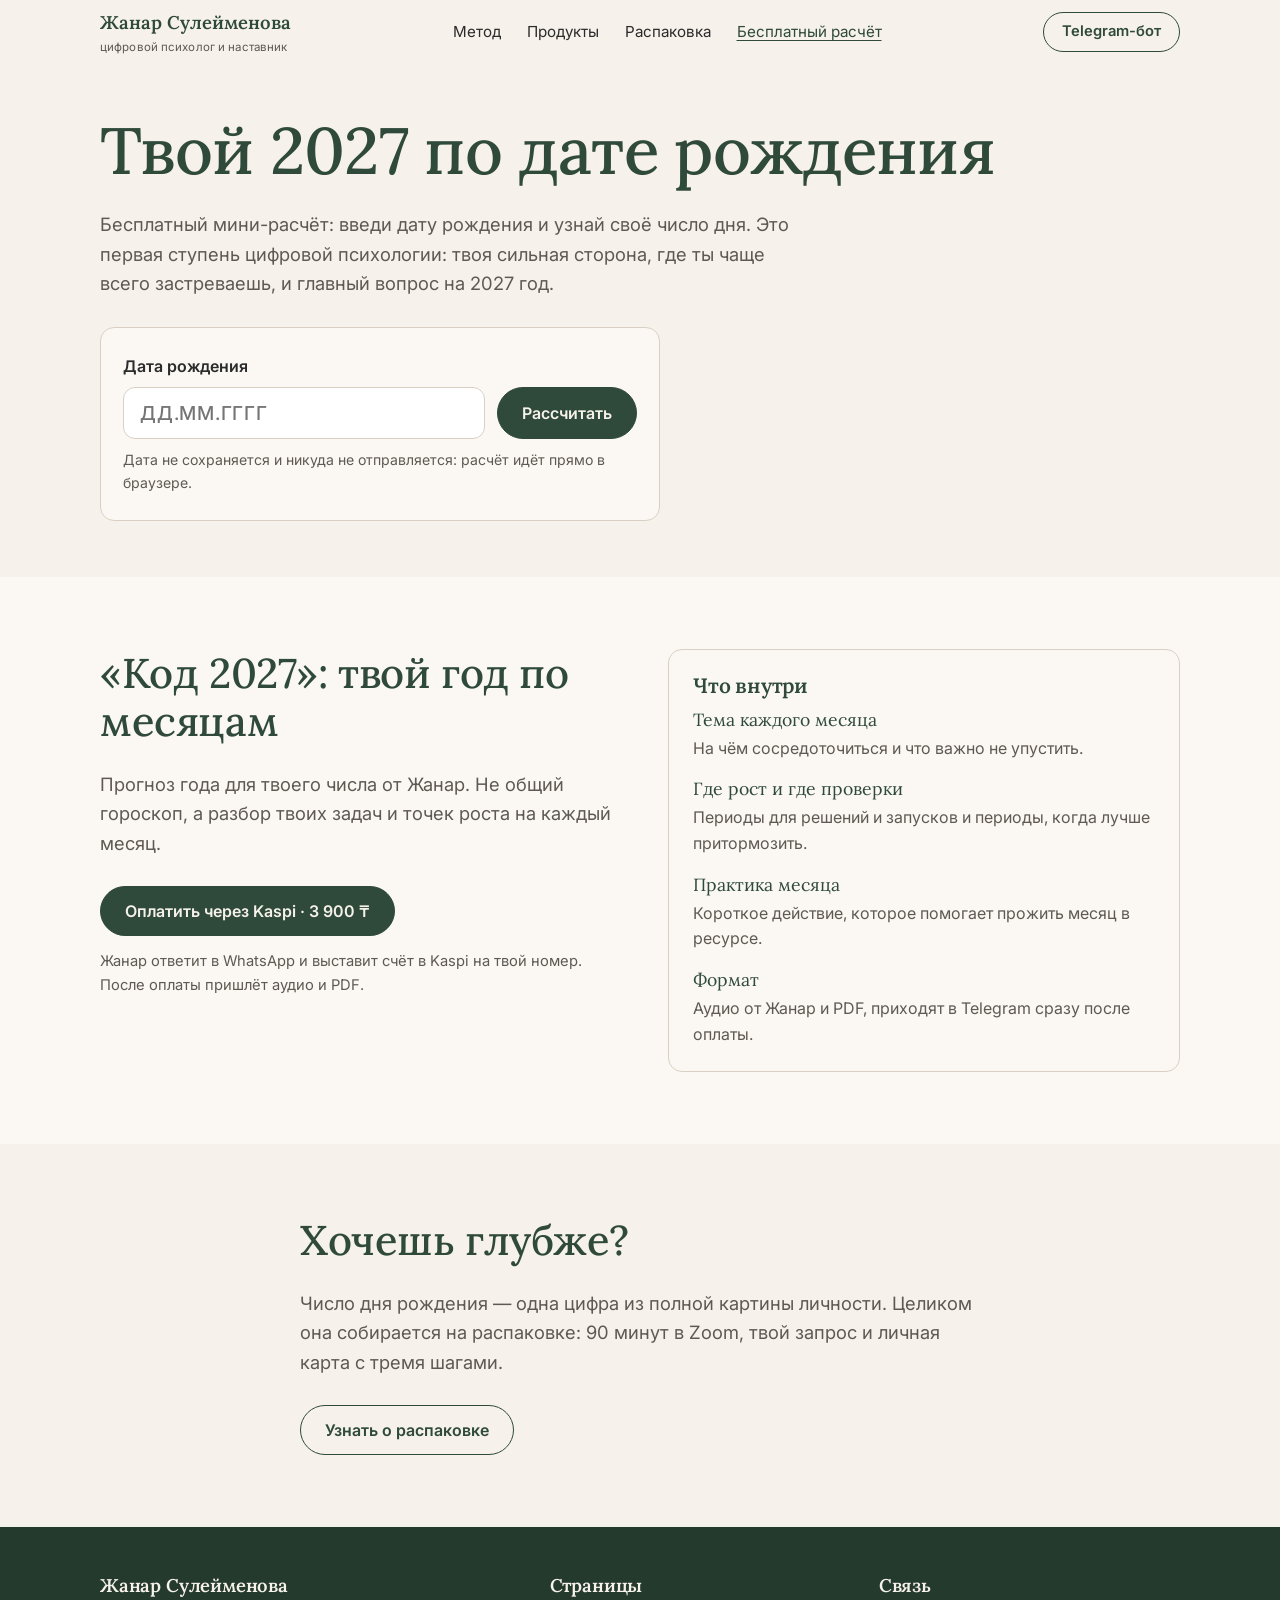
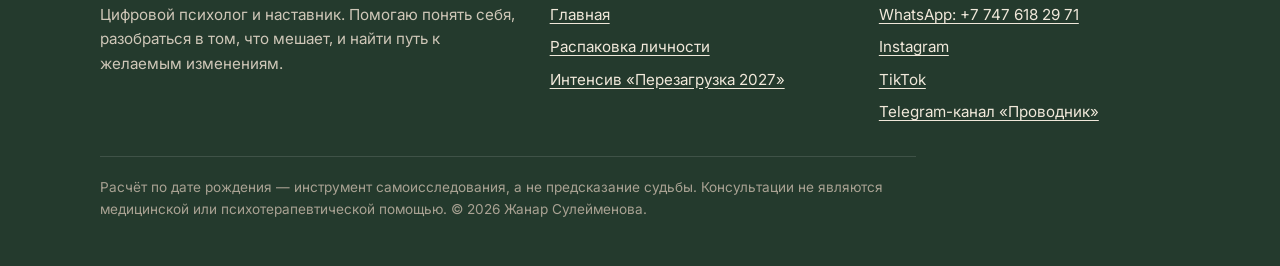
<file: kod-2027.html>
<!doctype html>
<html lang="ru">
<head>
  <meta charset="utf-8">
  <meta name="viewport" content="width=device-width, initial-scale=1">
  <title>Твой 2027 по дате рождения — бесплатный расчёт · Жанар Сулейменова</title>
  <meta name="description" content="Бесплатный мини-расчёт: введи дату рождения и узнай своё число дня, сильную сторону и главный вопрос на 2027 год.">
  <meta property="og:type" content="website">
  <meta property="og:title" content="Твой 2027 по дате рождения: бесплатный расчёт">
  <meta property="og:description" content="Число дня рождения, твоя сила и главный вопрос на 2027 год. Расчёт идёт прямо в браузере.">
  <meta property="og:locale" content="ru_RU">
  <meta name="theme-color" content="#2F4A3A">
  <link rel="icon" href="assets/favicon.svg" type="image/svg+xml">
  <link rel="preconnect" href="https://fonts.googleapis.com">
  <link rel="preconnect" href="https://fonts.gstatic.com" crossorigin>
  <link href="https://fonts.googleapis.com/css2?family=Inter:wght@400;500;600&family=Lora:ital,wght@0,400;0,500;0,600;1,400&display=swap" rel="stylesheet">
  <link rel="stylesheet" href="assets/style.css">
</head>
<body>

<header class="site-header">
  <div class="wrap">
    <a class="brand" href="index.html">Жанар Сулейменова<small>цифровой психолог и наставник</small></a>
    <nav class="nav" aria-label="Основное меню">
      <a href="index.html#method">Метод</a>
      <a href="index.html#products">Продукты</a>
      <a href="razpakovka.html">Распаковка</a>
      <a href="kod-2027.html" aria-current="page">Бесплатный расчёт</a>
    </nav>
    <a class="btn btn--ghost btn--small" data-bot="site_calc">Telegram-бот</a>
  </div>
</header>

<main>

  <!-- Тексты чисел 1–9 — ЧЕРНОВИК, утверждает Жанар (assets/app.js, объект NUMBERS). -->
  <section class="offer-hero">
    <div class="wrap">
      <h1>Твой 2027 по дате рождения</h1>
      <p class="lead" style="margin-top:22px">Бесплатный мини-расчёт: введи дату рождения и узнай своё число дня. Это первая ступень цифровой психологии: твоя сильная сторона, где ты чаще всего застреваешь, и главный вопрос на 2027 год.</p>

      <form class="calc" id="calc-form" novalidate>
        <label for="birth">Дата рождения</label>
        <div class="row">
          <input id="birth" name="birth" type="text" inputmode="numeric" autocomplete="bday" placeholder="ДД.ММ.ГГГГ" maxlength="10" aria-describedby="calc-hint calc-error">
          <button class="btn btn--primary" type="submit">Рассчитать</button>
        </div>
        <p class="hint" id="calc-hint">Дата не сохраняется и никуда не отправляется: расчёт идёт прямо в браузере.</p>
        <p class="error" id="calc-error" role="alert" hidden></p>
      </form>

      <div class="result" id="result" aria-live="polite">
        <div class="result-head">
          <div class="result-num" id="r-num">1</div>
          <div>
            <div class="result-title" id="r-name">Лидер</div>
            <div class="result-calc" id="r-calc"></div>
          </div>
        </div>
        <dl>
          <div><dt>Твоя сила</dt><dd id="r-power"></dd></div>
          <div><dt>Где ты застреваешь</dt><dd id="r-stuck"></dd></div>
          <div><dt>Вопрос на 2027 год</dt><dd id="r-q"></dd></div>
        </dl>
        <p class="next">Это короткая версия. Полную расшифровку твоего числа и аудио от Жанар пришлёт бот в Telegram.</p>
        <div class="actions">
          <a class="btn btn--primary" id="r-bot" href="https://t.me/provodnik_zhanar_bot?start=site_calc" target="_blank" rel="noopener">Получить полный разбор в Telegram</a>
          <a class="btn btn--ghost" data-wa="Здравствуйте, Жанар! Хочу «Код 2027» за 3 900 ₸. Мой номер Kaspi: ">«Код 2027» за 3 900 ₸</a>
        </div>
      </div>
    </div>
  </section>

  <section class="section section--paper" aria-labelledby="kod-title">
    <div class="wrap split">
      <div>
        <h2 id="kod-title">«Код 2027»: твой год по месяцам</h2>
        <p class="lead">Прогноз года для твоего числа от Жанар. Не общий гороскоп, а разбор твоих задач и точек роста на каждый месяц.</p>
        <div class="actions">
          <a class="btn btn--primary" data-wa="Здравствуйте, Жанар! Хочу «Код 2027» за 3 900 ₸. Мой номер Kaspi: ">Оплатить через Kaspi · 3 900 ₸</a>
        </div>
        <p class="hint" style="margin-top:14px;color:var(--ink-soft);font-size:.92rem">Жанар ответит в WhatsApp и выставит счёт в Kaspi на твой номер. После оплаты пришлёт аудио и PDF.</p>
      </div>
      <div class="map-card">
        <h3>Что внутри</h3>
        <dl>
          <div><dt>Тема каждого месяца</dt><dd>На чём сосредоточиться и что важно не упустить.</dd></div>
          <div><dt>Где рост и где проверки</dt><dd>Периоды для решений и запусков и периоды, когда лучше притормозить.</dd></div>
          <div><dt>Практика месяца</dt><dd>Короткое действие, которое помогает прожить месяц в ресурсе.</dd></div>
          <div><dt>Формат</dt><dd>Аудио от Жанар и PDF, приходят в Telegram сразу после оплаты.</dd></div>
        </dl>
      </div>
    </div>
  </section>

  <section class="section" aria-labelledby="deeper-title">
    <div class="wrap narrow">
      <h2 id="deeper-title">Хочешь глубже?</h2>
      <p class="lead">Число дня рождения — одна цифра из полной картины личности. Целиком она собирается на распаковке: 90 минут в Zoom, твой запрос и личная карта с тремя шагами.</p>
      <div class="actions">
        <a class="btn btn--ghost" href="razpakovka.html">Узнать о распаковке</a>
      </div>
    </div>
  </section>

</main>

<footer class="site-footer">
  <div class="wrap">
    <div class="footer-grid">
      <div>
        <h3>Жанар Сулейменова</h3>
        <p>Цифровой психолог и наставник. Помогаю понять себя, разобраться в том, что мешает, и найти путь к желаемым изменениям.</p>
      </div>
      <div>
        <h3>Страницы</h3>
        <ul class="footer-links">
          <li><a href="index.html">Главная</a></li>
          <li><a href="razpakovka.html">Распаковка личности</a></li>
          <li><a href="intensiv.html">Интенсив «Перезагрузка 2027»</a></li>
        </ul>
      </div>
      <div>
        <h3>Связь</h3>
        <ul class="footer-links">
          <li><a data-wa="Здравствуйте, Жанар! Пишу с сайта.">WhatsApp: +7 747 618 29 71</a></li>
          <li><a href="https://www.instagram.com/pro.zhanar.suleimenova/" target="_blank" rel="noopener">Instagram</a></li>
          <li><a href="https://www.tiktok.com/@sanacenter8" target="_blank" rel="noopener">TikTok</a></li>
          <li><a href="https://t.me/+rRbYb-FqpjgyZWMy" target="_blank" rel="noopener">Telegram-канал «Проводник»</a></li>
        </ul>
      </div>
    </div>
    <p class="disclaimer">Расчёт по дате рождения — инструмент самоисследования, а не предсказание судьбы. Консультации не являются медицинской или психотерапевтической помощью. © <span data-year>2026</span> Жанар Сулейменова.</p>
  </div>
</footer>

<script src="assets/app.js"></script>
</body>
</html>
</file>
<file: assets/style.css>
/* Жанар Сулейменова · «Переход» — стили сайта */
:root {
  --cream: #F6F1EA;
  --paper: #FBF8F3;
  --ink: #2B2B2B;
  --ink-soft: #5E5A53;
  --forest: #2F4A3A;
  --forest-deep: #243A2D;
  --gold: #C9A25B;
  --gold-soft: #E7D3A8;
  --sage: #E3E8DF;
  --line: #D9D0C3;
  --serif: 'Lora', Georgia, 'Times New Roman', serif;
  --sans: 'Inter', -apple-system, 'Segoe UI', Roboto, Arial, sans-serif;
  --wrap: 1120px;
  --gutter: 20px;
  --radius: 14px;
}

*, *::before, *::after { box-sizing: border-box; }
html { -webkit-text-size-adjust: 100%; scroll-behavior: smooth; }
body {
  margin: 0;
  background: var(--cream);
  color: var(--ink);
  font-family: var(--sans);
  font-size: 16px;
  line-height: 1.6;
  overflow-x: hidden;
}
img { max-width: 100%; display: block; }
figure { margin: 0; }
a { color: var(--forest); text-underline-offset: 3px; }
a:hover { color: var(--forest-deep); }
:focus-visible { outline: 2px solid var(--gold); outline-offset: 3px; border-radius: 4px; }

h1, h2, h3 { font-family: var(--serif); font-weight: 500; color: var(--forest); margin: 0; line-height: 1.15; letter-spacing: -0.01em; }
h1 { font-size: clamp(2.2rem, 7.5vw, 4.1rem); }
h2 { font-size: clamp(1.75rem, 4.6vw, 2.6rem); margin-bottom: 0.6em; }
h3 { font-size: 1.3rem; font-weight: 600; margin-bottom: 0.35em; }
p { margin: 0 0 1em; }
.lead { font-size: 1.15rem; color: var(--ink-soft); max-width: 38em; }

.wrap { width: 100%; max-width: var(--wrap); margin: 0 auto; padding: 0 var(--gutter); }
.section { padding: 72px 0; }
.section--sage { background: var(--sage); }
.section--paper { background: var(--paper); }
.section--forest { background: var(--forest); color: #EDE6DA; }
.section--forest h2, .section--forest h3 { color: #F6F1EA; }
.section--forest a { color: var(--gold-soft); }
.section--forest .btn--gold { color: #1F2A22; }
.section--forest .btn--primary { color: #F6F1EA; }
.narrow { max-width: 720px; }

/* Шапка */
.site-header { position: sticky; top: 0; z-index: 20; background: rgba(246, 241, 234, 0.94); backdrop-filter: blur(6px); border-bottom: 1px solid transparent; transition: border-color .2s; }
.site-header.is-scrolled { border-bottom-color: var(--line); }
.site-header .wrap { display: flex; align-items: center; justify-content: space-between; gap: 16px; height: 64px; }
.brand { font-family: var(--serif); font-size: 1.15rem; color: var(--forest); text-decoration: none; font-weight: 600; white-space: nowrap; }
.brand small { display: block; font-family: var(--sans); font-size: 0.72rem; font-weight: 400; color: var(--ink-soft); letter-spacing: 0.01em; }
.nav { display: none; gap: 26px; font-size: 0.95rem; }
.nav a { color: var(--ink); text-decoration: none; }
.nav a:hover, .nav a[aria-current="page"] { color: var(--forest); text-decoration: underline; }
@media (min-width: 900px) { .nav { display: flex; } }

/* Кнопки */
.btn { display: inline-flex; align-items: center; justify-content: center; gap: 8px; min-height: 50px; padding: 12px 24px; border-radius: 999px; font: 600 1rem/1.2 var(--sans); text-decoration: none; cursor: pointer; border: 1.5px solid var(--forest); transition: background .15s, color .15s; text-align: center; }
.btn--primary { background: var(--forest); color: #F6F1EA; }
.btn--primary:hover { background: var(--forest-deep); color: #fff; }
.btn--ghost { background: transparent; color: var(--forest); }
.btn--ghost:hover { background: var(--forest); color: #F6F1EA; }
.btn--gold { background: var(--gold); border-color: var(--gold); color: #1F2A22; }
.btn--gold:hover { background: #B88F47; border-color: #B88F47; color: #1F2A22; }
.btn--small { min-height: 40px; padding: 8px 18px; font-size: 0.92rem; }
.actions { display: flex; flex-wrap: wrap; gap: 12px; margin-top: 28px; }
.actions .btn { flex: 1 1 220px; }
@media (min-width: 640px) { .actions .btn { flex: 0 0 auto; } }

/* Первый экран */
.hero { position: relative; padding: 48px 0 0; overflow: hidden; }
.hero-grid { display: grid; gap: 36px; align-items: end; }
.hero-text { padding-bottom: 8px; }
.hero h1 { max-width: 12em; }
.hero .lead { margin-top: 22px; }
.hero-question { margin-top: 28px; padding-left: 16px; border-left: 2px solid var(--gold); font-family: var(--serif); font-style: italic; font-size: 1.2rem; color: var(--forest); max-width: 26em; }
.ridge { display: block; width: 100%; height: 56px; margin-top: 36px; }
@media (min-width: 900px) { .ridge { height: 90px; margin-top: 40px; } }
.ridge path { fill: none; stroke: var(--gold); stroke-width: 1.6; vector-effect: non-scaling-stroke; }
.ridge path.ridge-back { stroke: var(--line); }
@media (prefers-reduced-motion: no-preference) {
  .ridge path.ridge-front { stroke-dasharray: 2400; stroke-dashoffset: 2400; animation: draw 2.4s ease-out .2s forwards; }
  @keyframes draw { to { stroke-dashoffset: 0; } }
}
@media (min-width: 900px) {
  .hero { padding-top: 72px; }
  .hero-grid { grid-template-columns: 1.25fr 0.75fr; gap: 56px; }
}

/* Фото и места под фото */
.photo { position: relative; border-radius: var(--radius); overflow: hidden; background: var(--sage); aspect-ratio: 4 / 5; }
.photo img { width: 100%; height: 100%; object-fit: cover; }
.photo.is-empty { background: repeating-linear-gradient(135deg, #E3E8DF 0 14px, #DCE2D7 14px 28px); border: 1px dashed #B9C2B2; }
.photo.is-empty::after { content: attr(data-label); position: absolute; inset: auto 12px 12px 12px; font-size: 0.82rem; color: var(--ink-soft); background: rgba(251, 248, 243, 0.85); padding: 6px 10px; border-radius: 8px; }
.photo--wide { aspect-ratio: 16 / 10; }

/* Узнаёшь себя */
.pains { list-style: none; padding: 0; margin: 28px 0 0; display: grid; gap: 0; }
.pains li { padding: 18px 0; border-top: 1px solid #C8D0C1; font-size: 1.08rem; }
.pains li:last-child { border-bottom: 1px solid #C8D0C1; }
@media (min-width: 900px) { .pains { grid-template-columns: 1fr 1fr; column-gap: 48px; } .pains li:nth-last-child(2) { border-bottom: 1px solid #C8D0C1; } }
.pains-after { margin-top: 28px; font-family: var(--serif); font-size: 1.25rem; color: var(--forest); max-width: 30em; }

/* История */
.story { display: grid; gap: 36px; align-items: start; }
.story-text p { font-size: 1.06rem; }
.facts { list-style: none; padding: 0; margin: 28px 0 0; display: grid; gap: 14px; }
.facts li { display: grid; grid-template-columns: 7.6rem 1fr; gap: 14px; align-items: baseline; }
.facts b { font-family: var(--serif); font-size: 1.55rem; font-weight: 500; color: var(--forest); line-height: 1; }
@media (min-width: 900px) { .story { grid-template-columns: 0.8fr 1.2fr; gap: 64px; } }

/* Метод: путь из 5 этапов */
.path { margin-top: 36px; }
.path-track { display: none; }
.path-steps { list-style: none; padding: 0; margin: 0; counter-reset: step; position: relative; }
.path-steps li { position: relative; padding: 0 0 26px 40px; counter-increment: step; }
.path-steps li::before { content: counter(step); position: absolute; left: 0; top: 0; width: 28px; height: 28px; border-radius: 50%; background: var(--cream); border: 1.5px solid var(--gold); color: var(--forest); font: 600 0.85rem/25px var(--sans); text-align: center; z-index: 1; }
.path-steps li::after { content: ''; position: absolute; left: 13.5px; top: 28px; bottom: 0; width: 1.5px; background: var(--gold-soft); }
.path-steps li:last-child::after { display: none; }
.path-steps h3 { font-size: 1.25rem; margin-bottom: 4px; }
.path-steps p { margin: 0; color: var(--ink-soft); font-size: 0.98rem; }
.path-steps li:last-child::before { background: var(--forest); color: #F6F1EA; border-color: var(--forest); }
@media (min-width: 900px) {
  .path-track { display: block; position: relative; height: 150px; }
  .path-track svg { position: absolute; inset: 0; width: 100%; height: 100%; overflow: visible; }
  .path-track svg path { fill: none; stroke: var(--gold); stroke-width: 1.6; vector-effect: non-scaling-stroke; }
  .path-dot { position: absolute; width: 30px; height: 30px; margin: -15px 0 0 -15px; border-radius: 50%; background: var(--cream); border: 1.5px solid var(--gold); color: var(--forest); font: 600 0.88rem/27px var(--sans); text-align: center; }
  .path-dot--end { background: var(--forest); border-color: var(--forest); color: #F6F1EA; }
  .path-steps { display: grid; grid-template-columns: repeat(5, 1fr); gap: 24px; margin-top: 22px; }
  .path-steps li { padding: 0; text-align: center; }
  .path-steps li::before, .path-steps li::after { display: none; }
}

/* Три формата */
.formats { display: grid; gap: 32px; margin-top: 36px; }
.format { padding-top: 18px; border-top: 2px solid var(--gold); }
.format .tag { font-family: var(--serif); font-style: italic; color: var(--ink-soft); margin-bottom: 10px; }
.format p { margin: 0; }
@media (min-width: 900px) { .formats { grid-template-columns: repeat(3, 1fr); gap: 40px; } }

/* Лестница продуктов */
.ladder { list-style: none; padding: 0; margin: 36px 0 0; border-top: 1px solid var(--line); }
.ladder li { display: grid; grid-template-columns: 1fr; gap: 6px; padding: 22px 0; border-bottom: 1px solid var(--line); }
.ladder .step-name { font-family: var(--serif); font-size: 1.3rem; color: var(--forest); font-weight: 500; }
.ladder .step-desc { color: var(--ink-soft); margin: 0; font-size: 0.98rem; }
.ladder .step-price { font-weight: 600; white-space: nowrap; }
.ladder .step-price small { display: block; font-weight: 400; color: var(--ink-soft); font-size: 0.85rem; white-space: normal; }
.ladder .step-link { margin-top: 6px; font-size: 0.95rem; }
.ladder li.is-flagship { background: var(--forest); color: #EDE6DA; border-radius: var(--radius); padding: 26px 22px; margin: 14px 0; border: 0; }
.ladder li.is-flagship .step-name { color: #F6F1EA; font-size: 1.6rem; }
.ladder li.is-flagship .step-desc, .ladder li.is-flagship small { color: #CFC7B8; }
.ladder li.is-flagship a { color: var(--gold-soft); }
@media (min-width: 760px) {
  .ladder li { grid-template-columns: 1fr 260px; column-gap: 32px; align-items: baseline; }
  .ladder .step-price { text-align: right; }
  .ladder li.is-flagship { padding: 30px 28px; }
}

/* Цитата / тёмный блок */
.quote { font-family: var(--serif); font-size: clamp(1.5rem, 4vw, 2.2rem); line-height: 1.3; color: #F6F1EA; max-width: 22em; margin: 0; }
.quote-by { margin-top: 18px; color: var(--gold-soft); }

/* Отзывы-заглушка */
.reviews-empty { padding: 26px; border: 1px dashed #BDB29F; border-radius: var(--radius); background: var(--paper); max-width: 720px; }

/* Telegram */
.tg { display: grid; gap: 24px; align-items: center; }
@media (min-width: 900px) { .tg { grid-template-columns: 1.3fr 0.7fr; } }

/* FAQ */
.faq { margin-top: 28px; border-top: 1px solid var(--line); }
.faq details { border-bottom: 1px solid var(--line); }
.faq summary { cursor: pointer; list-style: none; padding: 20px 36px 20px 0; position: relative; font-family: var(--serif); font-size: 1.15rem; color: var(--forest); }
.faq summary::-webkit-details-marker { display: none; }
.faq summary::after { content: ''; position: absolute; right: 6px; top: 50%; width: 10px; height: 10px; border-right: 1.5px solid var(--forest); border-bottom: 1.5px solid var(--forest); transform: translateY(-70%) rotate(45deg); transition: transform .2s; }
.faq details[open] summary::after { transform: translateY(-30%) rotate(-135deg); }
.faq details p { margin: 0 0 20px; color: var(--ink-soft); max-width: 44em; }

/* Футер */
.site-footer { background: var(--forest-deep); color: #CFC7B8; padding: 48px 0 32px; font-size: 0.95rem; }
.site-footer a { color: #F0E8DA; }
.footer-grid { display: grid; gap: 28px; }
.footer-grid h3 { color: #F6F1EA; font-size: 1.15rem; }
.footer-links { list-style: none; padding: 0; margin: 0; display: grid; gap: 8px; }
.disclaimer { margin-top: 32px; padding-top: 20px; border-top: 1px solid rgba(255,255,255,.12); font-size: 0.85rem; color: #A9A293; max-width: 60em; }
@media (min-width: 900px) { .footer-grid { grid-template-columns: 1.4fr 1fr 1fr; } }

/* Лендинги: общие блоки */
.offer-hero { padding: 48px 0 56px; }
.offer-hero h1 { max-width: 14em; }
.price-box { margin-top: 30px; display: grid; gap: 4px; padding: 22px 24px; background: var(--paper); border: 1px solid var(--line); border-radius: var(--radius); max-width: 460px; }
.price-box .now { font-family: var(--serif); font-size: 2.3rem; color: var(--forest); line-height: 1.1; }
.price-box .was { color: var(--ink-soft); text-decoration: line-through; }
.price-box .terms { font-size: 0.95rem; color: var(--ink-soft); }
.split { display: grid; gap: 32px; }
@media (min-width: 900px) { .split { grid-template-columns: 1fr 1fr; gap: 56px; align-items: start; } }
.checklist { list-style: none; padding: 0; margin: 0; display: grid; gap: 14px; }
.checklist li { position: relative; padding-left: 30px; }
.checklist li::before { content: ''; position: absolute; left: 2px; top: 0.55em; width: 14px; height: 8px; border-left: 2px solid var(--gold); border-bottom: 2px solid var(--gold); transform: rotate(-45deg); }
.checklist--no li::before { top: 0.8em; width: 14px; height: 0; border-left: 0; border-bottom: 2px solid #A88F84; transform: none; }
.steps { list-style: none; padding: 0; margin: 28px 0 0; counter-reset: s; display: grid; gap: 24px; }
.steps li { counter-increment: s; display: grid; grid-template-columns: 44px 1fr; gap: 14px; }
.steps li::before { content: counter(s); width: 40px; height: 40px; border-radius: 50%; background: var(--forest); color: #F6F1EA; font: 600 1rem/40px var(--sans); text-align: center; }
.steps h3 { font-size: 1.15rem; }
.steps p { margin: 0; color: var(--ink-soft); }
@media (min-width: 900px) { .steps { grid-template-columns: repeat(3, 1fr); } .steps li { grid-template-columns: 1fr; } }
.map-card { background: var(--paper); border: 1px solid var(--line); border-radius: var(--radius); padding: 24px; }
.map-card dl { margin: 0; display: grid; gap: 14px; }
.map-card dt { font-family: var(--serif); font-size: 1.1rem; color: var(--forest); }
.map-card dd { margin: 2px 0 0; color: var(--ink-soft); }
.deadline { display: inline-block; margin-top: 14px; padding: 6px 12px; border-radius: 999px; background: var(--sage); color: var(--forest); font-size: 0.92rem; font-weight: 600; }

/* Мини-расчёт */
.calc { margin-top: 28px; padding: 26px 22px; background: var(--paper); border: 1px solid var(--line); border-radius: var(--radius); max-width: 560px; }
.calc label { display: block; font-weight: 600; margin-bottom: 8px; }
.calc .row { display: flex; flex-wrap: wrap; gap: 12px; }
.calc input { flex: 1 1 200px; min-width: 0; width: 100%; min-height: 52px; padding: 12px 16px; font: 500 1.2rem var(--sans); letter-spacing: 0.04em; border: 1.5px solid var(--line); border-radius: 12px; background: #fff; color: var(--ink); }
.calc input:focus { outline: none; border-color: var(--forest); }
.calc .hint { margin: 10px 0 0; font-size: 0.88rem; color: var(--ink-soft); }
.calc .error { margin: 10px 0 0; color: #9A3B2E; font-size: 0.95rem; }
.result { margin-top: 28px; display: none; scroll-margin-top: 84px; }
.result.is-shown { display: block; }
.result-head { display: flex; align-items: center; gap: 18px; margin-bottom: 18px; }
.result-num { flex: 0 0 auto; width: 76px; height: 76px; border-radius: 50%; background: var(--forest); color: #F6F1EA; font: 500 2.4rem/76px var(--serif); text-align: center; }
.result-title { font-family: var(--serif); font-size: 1.6rem; color: var(--forest); }
.result-calc { color: var(--ink-soft); font-size: 0.95rem; }
.result dl { display: grid; gap: 16px; margin: 0; padding: 22px; background: var(--paper); border: 1px solid var(--line); border-radius: var(--radius); max-width: 640px; }
.result dt { font-weight: 600; color: var(--forest); }
.result dd { margin: 2px 0 0; }
.result .next { margin-top: 18px; max-width: 640px; color: var(--ink-soft); }

/* Интенсив */
.days { list-style: none; padding: 0; margin: 32px 0 0; display: grid; gap: 20px; }
.days li { padding: 22px; border-radius: var(--radius); background: var(--paper); border: 1px solid var(--line); }
.days .when { font-size: 0.92rem; color: var(--ink-soft); margin-bottom: 6px; }
@media (min-width: 900px) { .days { grid-template-columns: repeat(3, 1fr); } }
.notice { margin-top: 22px; padding: 14px 18px; border-left: 3px solid var(--gold); background: var(--paper); max-width: 640px; }

.visually-hidden { position: absolute !important; width: 1px; height: 1px; overflow: hidden; clip: rect(0 0 0 0); white-space: nowrap; }
</file>
